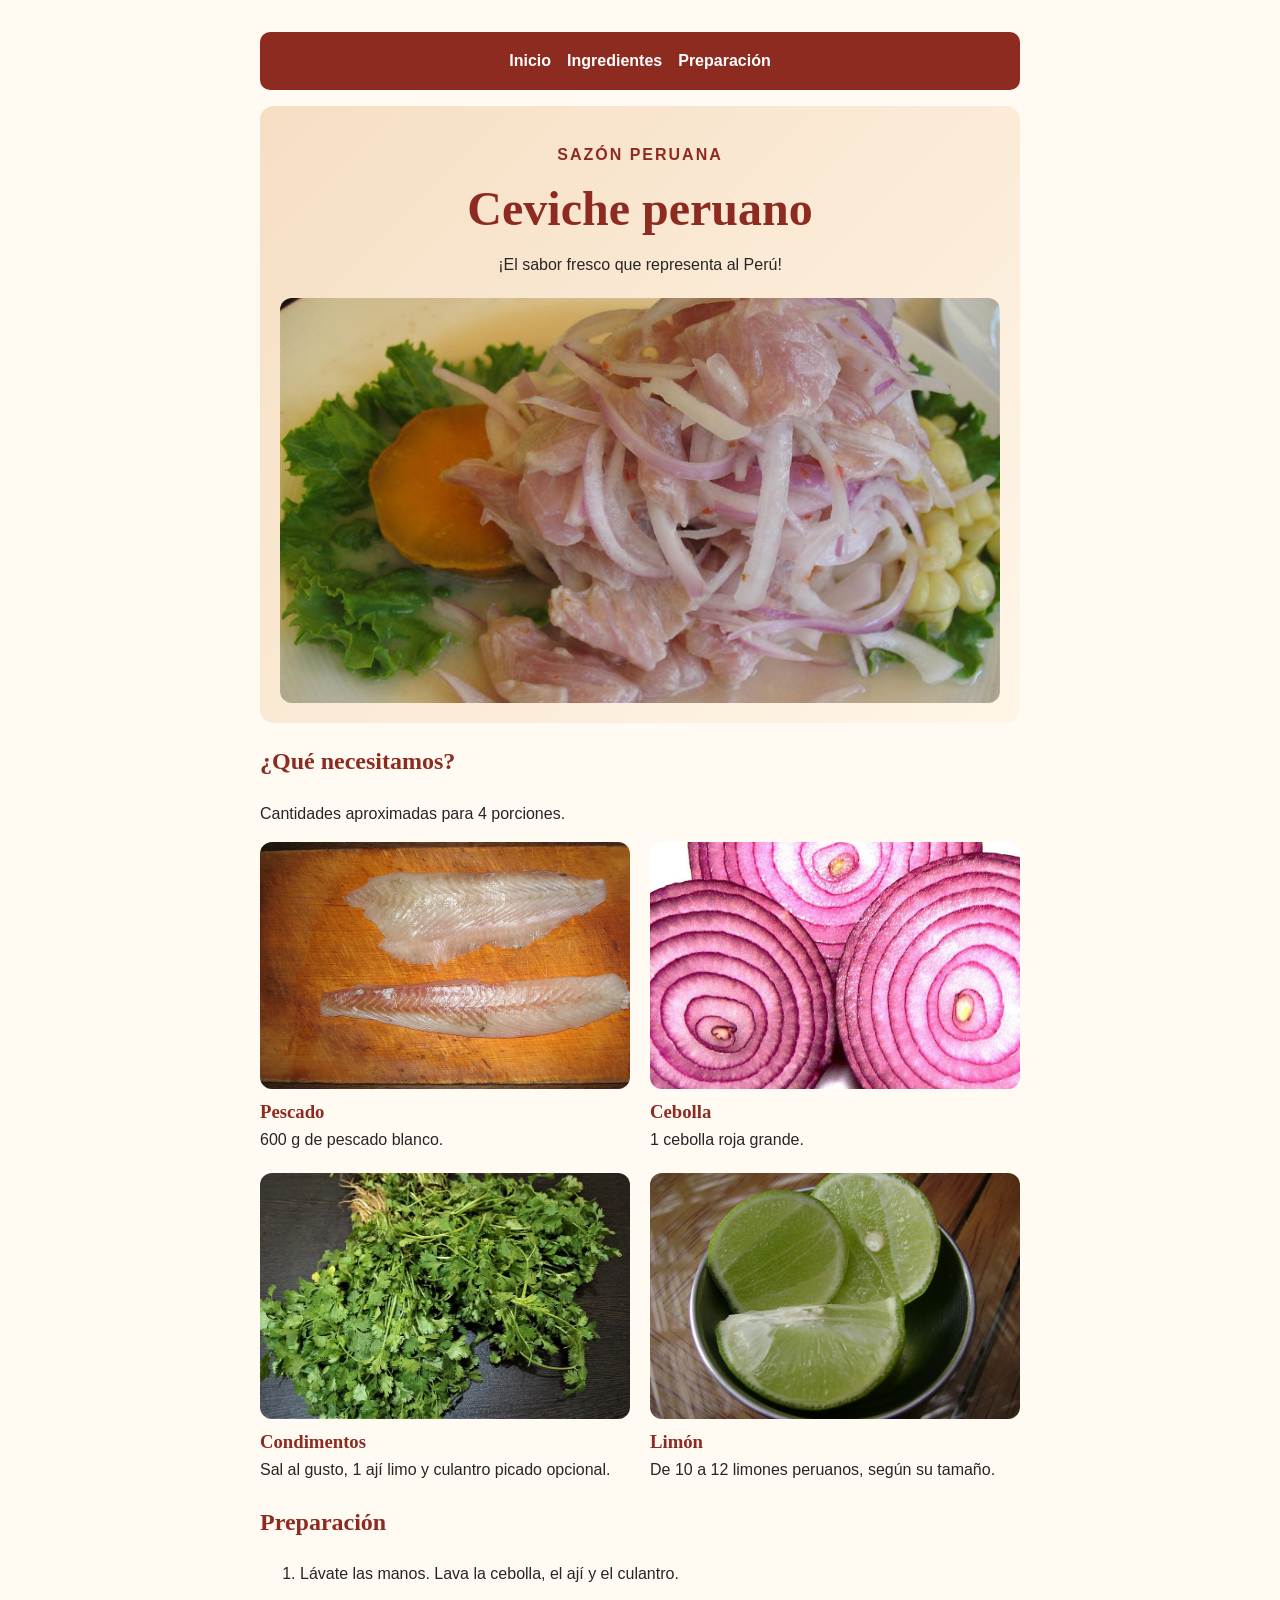
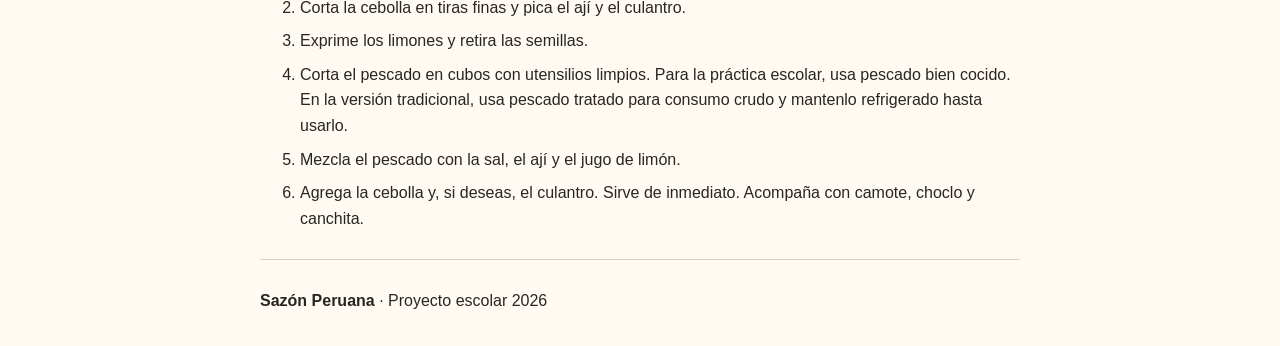
<file: completed-examples/index.html>
<!doctype html>
<html lang="es-PE">
<head>
  <meta charset="UTF-8">
  <meta name="viewport" content="width=device-width, initial-scale=1">
  <title>Ceviche peruano | Sazón Peruana</title>
  <link rel="stylesheet" href="styles.css">
</head>
<body>
  <nav aria-label="Menú principal">
    <a href="#inicio">Inicio</a>
    <a href="#ingredientes">Ingredientes</a>
    <a href="#preparacion">Preparación</a>
  </nav>

  <header id="inicio">
    <p class="etiqueta">Sazón Peruana</p>
    <h1>Ceviche peruano</h1>
    <p>¡El sabor fresco que representa al Perú!</p>
    <img src="../starter-files/ceviche-portada.jpg"
         alt="Plato de ceviche peruano de pescado con cebolla roja">
  </header>

  <main>
    <section id="ingredientes">
      <h2>¿Qué necesitamos?</h2>
      <p>Cantidades aproximadas para 4 porciones.</p>

      <ul class="ingredientes">
        <li>
          <img src="../starter-files/pescado.jpg"
               alt="Dos filetes de pescado blanco sobre una tabla">
          <h3>Pescado</h3>
          <p>600 g de pescado blanco.</p>
        </li>
        <li>
          <img src="../starter-files/cebolla.jpg"
               alt="Cebolla roja cortada en láminas">
          <h3>Cebolla</h3>
          <p>1 cebolla roja grande.</p>
        </li>
        <li>
          <img src="../starter-files/condimentos.jpg"
               alt="Manojos de culantro fresco">
          <h3>Condimentos</h3>
          <p>Sal al gusto, 1 ají limo y culantro picado opcional.</p>
        </li>
        <li>
          <img src="../starter-files/limon.jpg"
               alt="Limones verdes cortados">
          <h3>Limón</h3>
          <p>De 10 a 12 limones peruanos, según su tamaño.</p>
        </li>
      </ul>
    </section>

    <section id="preparacion">
      <h2>Preparación</h2>
      <ol>
        <li>Lávate las manos. Lava la cebolla, el ají y el culantro.</li>
        <li>Corta la cebolla en tiras finas y pica el ají y el culantro.</li>
        <li>Exprime los limones y retira las semillas.</li>
        <li>
          Corta el pescado en cubos con utensilios limpios. Para la práctica
          escolar, usa pescado bien cocido. En la versión tradicional, usa
          pescado tratado para consumo crudo y mantenlo refrigerado hasta usarlo.
        </li>
        <li>Mezcla el pescado con la sal, el ají y el jugo de limón.</li>
        <li>
          Agrega la cebolla y, si deseas, el culantro. Sirve de inmediato.
          Acompaña con camote, choclo y canchita.
        </li>
      </ol>
    </section>
  </main>

  <footer>
    <p><strong>Sazón Peruana</strong> · Proyecto escolar 2026</p>
  </footer>
</body>
</html>
</file>
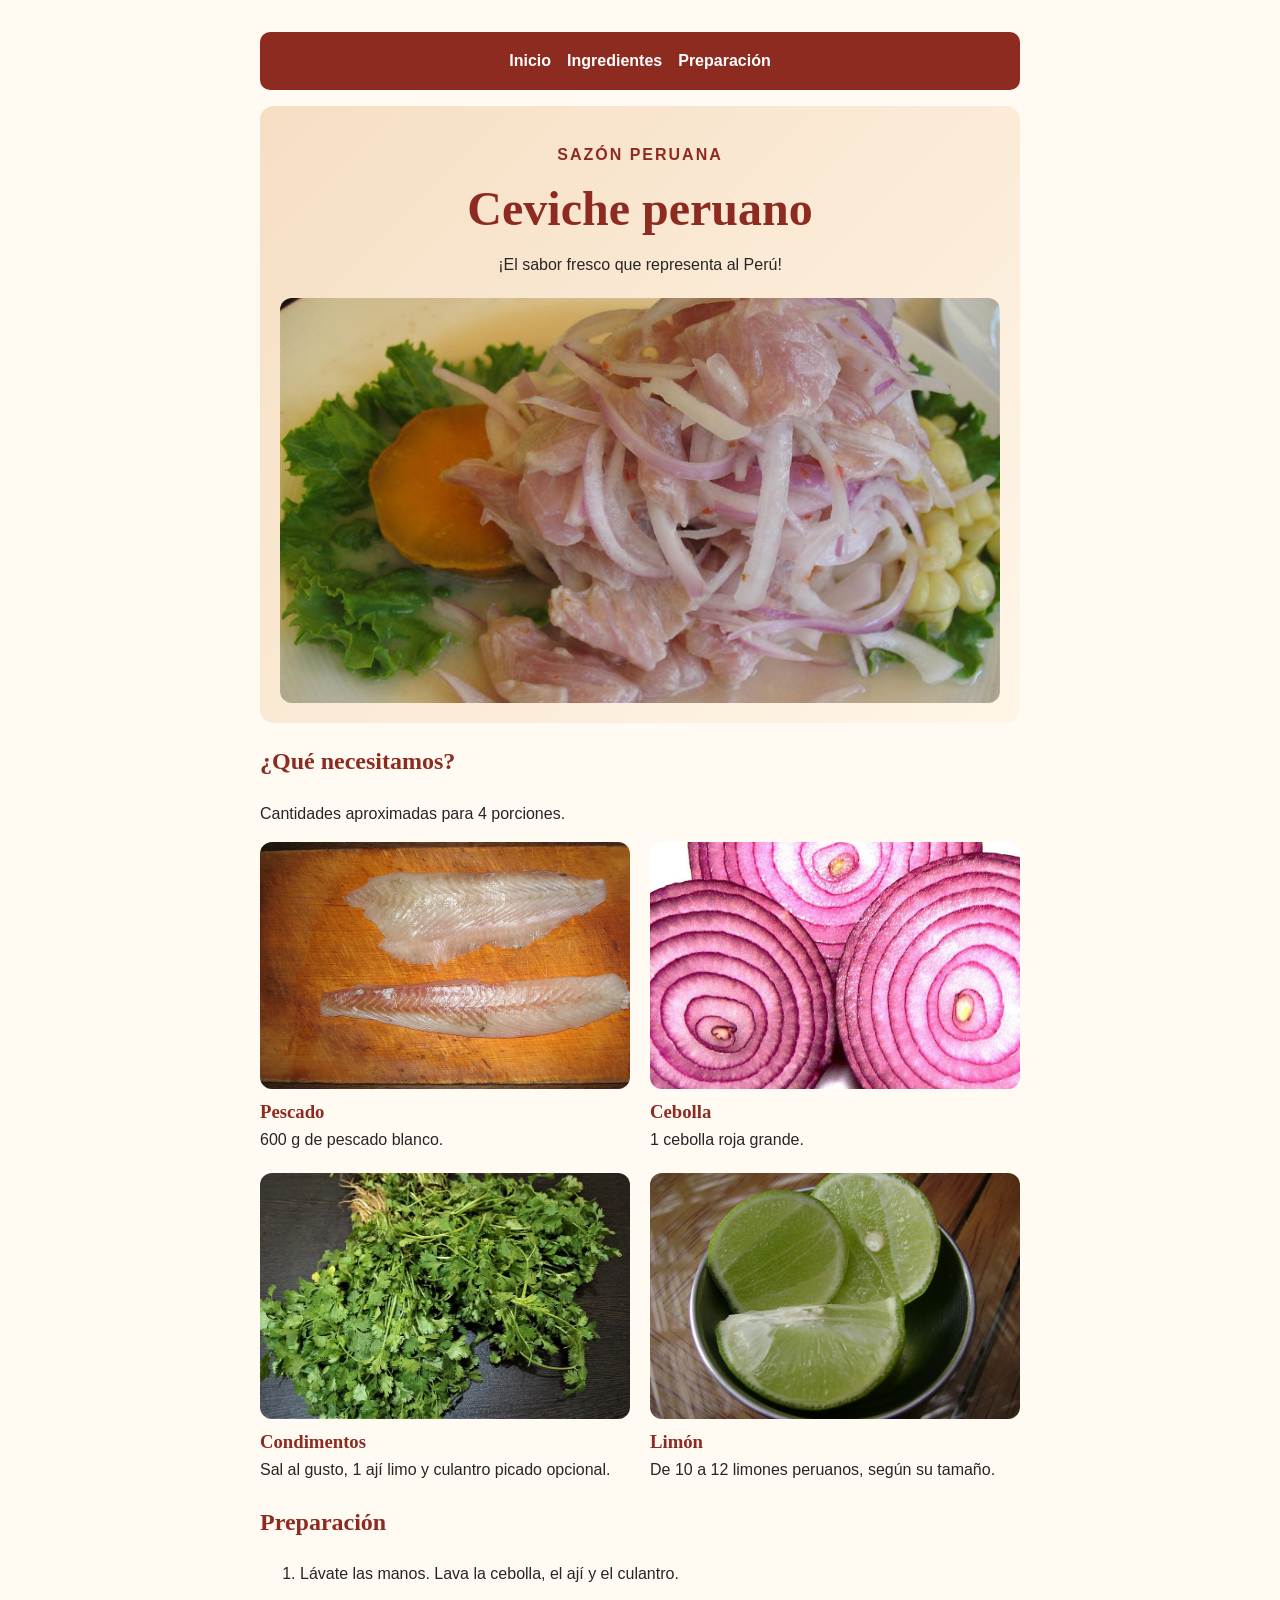
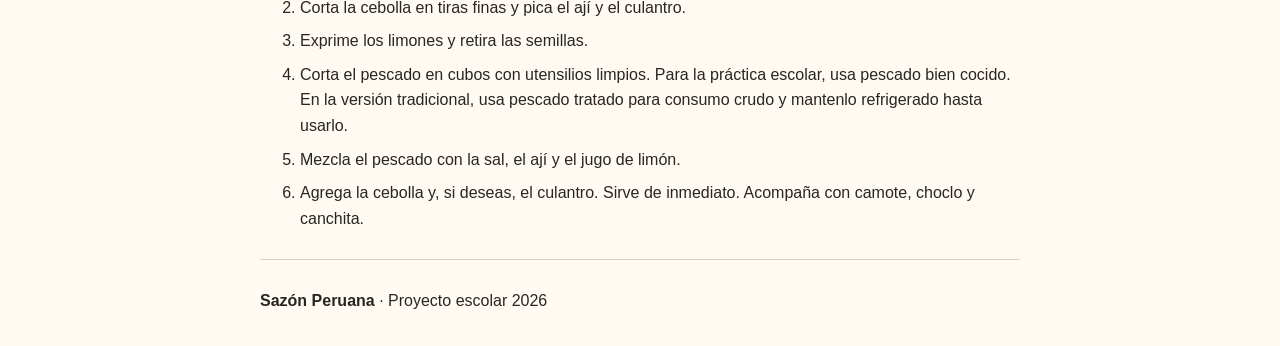
<file: completed-examples/FinalProject/index.html>
<!doctype html>
<html lang="es-PE">
<head>
  <meta charset="UTF-8">
  <meta name="viewport" content="width=device-width, initial-scale=1">
  <title>Ceviche peruano | Sazón Peruana</title>
  <link rel="stylesheet" href="styles.css">
</head>
<body>
  <nav aria-label="Menú principal">
    <a href="#inicio">Inicio</a>
    <a href="#ingredientes">Ingredientes</a>
    <a href="#preparacion">Preparación</a>
  </nav>

  <header id="inicio">
    <p class="etiqueta">Sazón Peruana</p>
    <h1>Ceviche peruano</h1>
    <p>¡El sabor fresco que representa al Perú!</p>
    <img src="../../starter-files/FinalProject/ceviche-portada.jpg"
         alt="Plato de ceviche peruano de pescado con cebolla roja">
  </header>

  <main>
    <section id="ingredientes">
      <h2>¿Qué necesitamos?</h2>
      <p>Cantidades aproximadas para 4 porciones.</p>

      <ul class="ingredientes">
        <li>
          <img src="../../starter-files/FinalProject/pescado.jpg"
               alt="Dos filetes de pescado blanco sobre una tabla">
          <h3>Pescado</h3>
          <p>600 g de pescado blanco.</p>
        </li>
        <li>
          <img src="../../starter-files/FinalProject/cebolla.jpg"
               alt="Cebolla roja cortada en láminas">
          <h3>Cebolla</h3>
          <p>1 cebolla roja grande.</p>
        </li>
        <li>
          <img src="../../starter-files/FinalProject/condimentos.jpg"
               alt="Manojos de culantro fresco">
          <h3>Condimentos</h3>
          <p>Sal al gusto, 1 ají limo y culantro picado opcional.</p>
        </li>
        <li>
          <img src="../../starter-files/FinalProject/limon.jpg"
               alt="Limones verdes cortados">
          <h3>Limón</h3>
          <p>De 10 a 12 limones peruanos, según su tamaño.</p>
        </li>
      </ul>
    </section>

    <section id="preparacion">
      <h2>Preparación</h2>
      <ol>
        <li>Lávate las manos. Lava la cebolla, el ají y el culantro.</li>
        <li>Corta la cebolla en tiras finas y pica el ají y el culantro.</li>
        <li>Exprime los limones y retira las semillas.</li>
        <li>
          Corta el pescado en cubos con utensilios limpios. Para la práctica
          escolar, usa pescado bien cocido. En la versión tradicional, usa
          pescado tratado para consumo crudo y mantenlo refrigerado hasta usarlo.
        </li>
        <li>Mezcla el pescado con la sal, el ají y el jugo de limón.</li>
        <li>
          Agrega la cebolla y, si deseas, el culantro. Sirve de inmediato.
          Acompaña con camote, choclo y canchita.
        </li>
      </ol>
    </section>
  </main>

  <footer>
    <p><strong>Sazón Peruana</strong> · Proyecto escolar 2026</p>
  </footer>
</body>
</html>
</file>
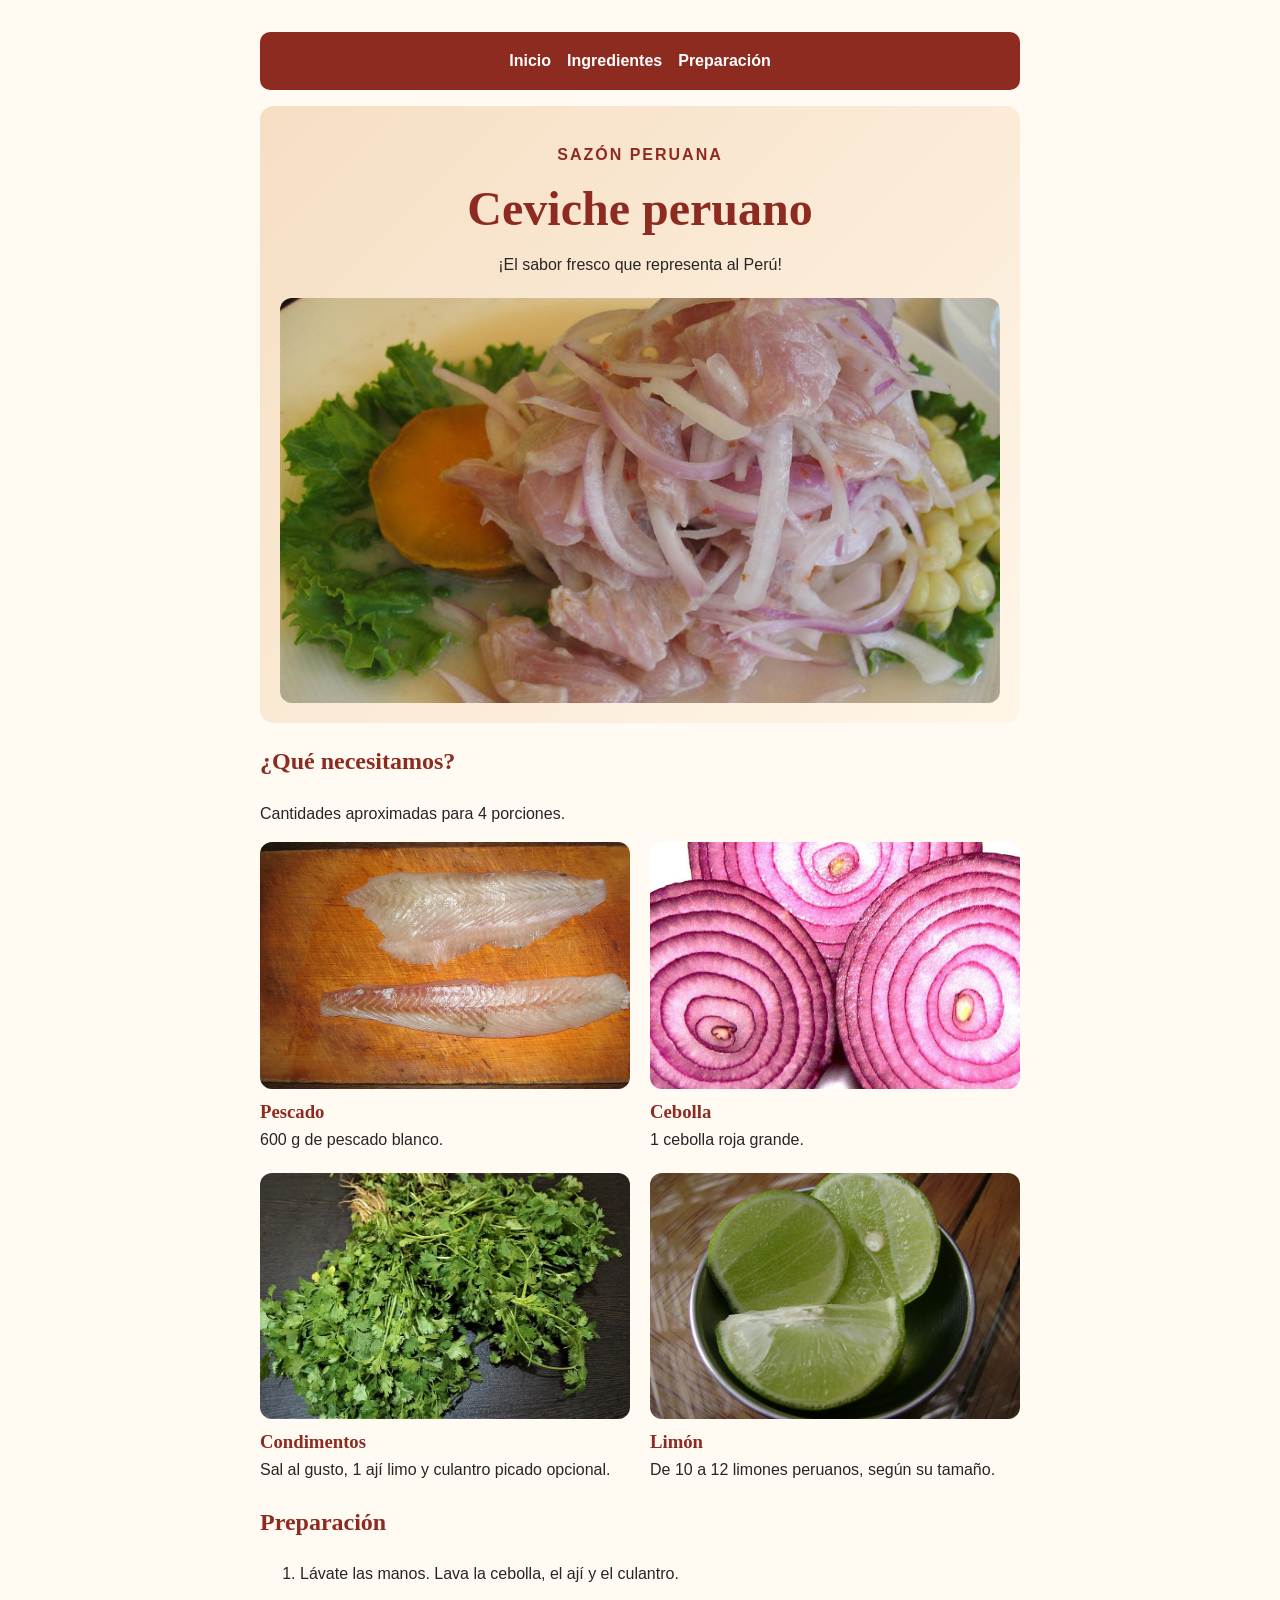
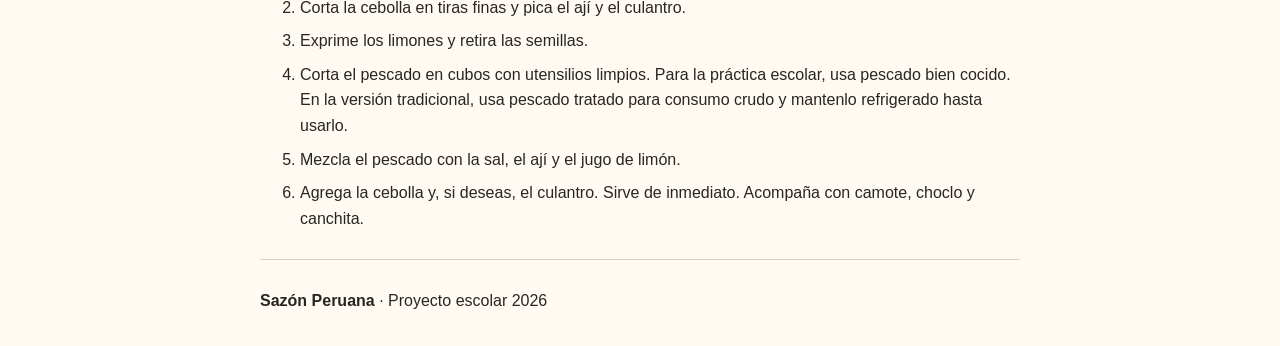
<file: completed-examples/Lesson 5/index.html>
<!doctype html>
<html lang="es-PE">
<head>
  <meta charset="UTF-8">
  <meta name="viewport" content="width=device-width, initial-scale=1">
  <title>Ceviche peruano | Sazón Peruana</title>
  <link rel="stylesheet" href="styles.css">
</head>
<body>
  <nav aria-label="Menú principal">
    <a href="#inicio">Inicio</a>
    <a href="#ingredientes">Ingredientes</a>
    <a href="#preparacion">Preparación</a>
  </nav>

  <header id="inicio">
    <p class="etiqueta">Sazón Peruana</p>
    <h1>Ceviche peruano</h1>
    <p>¡El sabor fresco que representa al Perú!</p>
    <img src="../../starter-files/Lesson%205/ceviche-portada.jpg"
         alt="Plato de ceviche peruano de pescado con cebolla roja">
  </header>

  <main>
    <section id="ingredientes">
      <h2>¿Qué necesitamos?</h2>
      <p>Cantidades aproximadas para 4 porciones.</p>

      <ul class="ingredientes">
        <li>
          <img src="../../starter-files/Lesson%205/pescado.jpg"
               alt="Dos filetes de pescado blanco sobre una tabla">
          <h3>Pescado</h3>
          <p>600 g de pescado blanco.</p>
        </li>
        <li>
          <img src="../../starter-files/Lesson%205/cebolla.jpg"
               alt="Cebolla roja cortada en láminas">
          <h3>Cebolla</h3>
          <p>1 cebolla roja grande.</p>
        </li>
        <li>
          <img src="../../starter-files/Lesson%205/condimentos.jpg"
               alt="Manojos de culantro fresco">
          <h3>Condimentos</h3>
          <p>Sal al gusto, 1 ají limo y culantro picado opcional.</p>
        </li>
        <li>
          <img src="../../starter-files/Lesson%205/limon.jpg"
               alt="Limones verdes cortados">
          <h3>Limón</h3>
          <p>De 10 a 12 limones peruanos, según su tamaño.</p>
        </li>
      </ul>
    </section>

    <section id="preparacion">
      <h2>Preparación</h2>
      <ol>
        <li>Lávate las manos. Lava la cebolla, el ají y el culantro.</li>
        <li>Corta la cebolla en tiras finas y pica el ají y el culantro.</li>
        <li>Exprime los limones y retira las semillas.</li>
        <li>
          Corta el pescado en cubos con utensilios limpios. Para la práctica
          escolar, usa pescado bien cocido. En la versión tradicional, usa
          pescado tratado para consumo crudo y mantenlo refrigerado hasta usarlo.
        </li>
        <li>Mezcla el pescado con la sal, el ají y el jugo de limón.</li>
        <li>
          Agrega la cebolla y, si deseas, el culantro. Sirve de inmediato.
          Acompaña con camote, choclo y canchita.
        </li>
      </ol>
    </section>
  </main>

  <footer>
    <p><strong>Sazón Peruana</strong> · Proyecto escolar 2026</p>
  </footer>
</body>
</html>
</file>
<file: completed-examples/styles.css>
/* Colores, letra y ancho de la página */
body {
  max-width: 760px;
  margin: 32px auto;
  padding: 0 20px;
  background-color: #fffaf2;
  color: #292524;
  font-family: Arial, sans-serif;
  line-height: 1.6;
}

h1,
h2,
h3 {
  color: #8e2b21;
  font-family: Georgia, serif;
}

/* Menú principal */
nav {
  display: flex;
  flex-wrap: wrap;
  justify-content: center;
  gap: 4px;
  margin-bottom: 16px;
  padding: 8px;
  background-color: #8e2b21;
  border-radius: 10px;
}

nav a {
  padding: 8px 6px;
  border-radius: 6px;
  color: white;
  font-weight: bold;
  text-decoration: none;
}

nav a:hover,
nav a:focus-visible {
  background-color: #a83b2f;
}

nav a:focus-visible {
  outline: 2px solid white;
}

/* Portada con un degradado cálido */
header {
  padding: 20px;
  background: linear-gradient(135deg, #f6dec3, #fff6e8);
  border-radius: 14px;
  text-align: center;
}

header h1 {
  margin: 8px 0;
  font-size: 3rem;
  line-height: 1.1;
}

.etiqueta {
  color: #8e2b21;
  font-weight: bold;
  letter-spacing: 2px;
  text-transform: uppercase;
}

/* Fotos */
img {
  display: block;
  width: 100%;
  height: auto;
  border-radius: 12px;
}

header img {
  margin: 20px 0 0;
  aspect-ratio: 16 / 9;
  object-fit: cover;
}

/* Fichas de ingredientes en dos columnas */
.ingredientes {
  display: grid;
  grid-template-columns: repeat(2, minmax(0, 1fr));
  gap: 20px;
  padding: 0;
  list-style: none;
}

.ingredientes img {
  aspect-ratio: 3 / 2;
  object-fit: cover;
}

.ingredientes h3 {
  margin: 8px 0 0;
}

.ingredientes p {
  margin: 0;
}

/* Preparación y pie de página */
ol li {
  margin-bottom: 8px;
}

footer {
  margin-top: 28px;
  padding-top: 12px;
  border-top: 1px solid #d8cec1;
}
</file>
<file: completed-examples/FinalProject/styles.css>
/* Colores, letra y ancho de la página */
body {
  max-width: 760px;
  margin: 32px auto;
  padding: 0 20px;
  background-color: #fffaf2;
  color: #292524;
  font-family: Arial, sans-serif;
  line-height: 1.6;
}

h1,
h2,
h3 {
  color: #8e2b21;
  font-family: Georgia, serif;
}

/* Menú principal */
nav {
  display: flex;
  flex-wrap: wrap;
  justify-content: center;
  gap: 4px;
  margin-bottom: 16px;
  padding: 8px;
  background-color: #8e2b21;
  border-radius: 10px;
}

nav a {
  padding: 8px 6px;
  border-radius: 6px;
  color: white;
  font-weight: bold;
  text-decoration: none;
}

nav a:hover,
nav a:focus-visible {
  background-color: #a83b2f;
}

nav a:focus-visible {
  outline: 2px solid white;
}

/* Portada con un degradado cálido */
header {
  padding: 20px;
  background: linear-gradient(135deg, #f6dec3, #fff6e8);
  border-radius: 14px;
  text-align: center;
}

header h1 {
  margin: 8px 0;
  font-size: 3rem;
  line-height: 1.1;
}

.etiqueta {
  color: #8e2b21;
  font-weight: bold;
  letter-spacing: 2px;
  text-transform: uppercase;
}

/* Fotos */
img {
  display: block;
  width: 100%;
  height: auto;
  border-radius: 12px;
}

header img {
  margin: 20px 0 0;
  aspect-ratio: 16 / 9;
  object-fit: cover;
}

/* Fichas de ingredientes en dos columnas */
.ingredientes {
  display: grid;
  grid-template-columns: repeat(2, minmax(0, 1fr));
  gap: 20px;
  padding: 0;
  list-style: none;
}

.ingredientes img {
  aspect-ratio: 3 / 2;
  object-fit: cover;
}

.ingredientes h3 {
  margin: 8px 0 0;
}

.ingredientes p {
  margin: 0;
}

/* Preparación y pie de página */
ol li {
  margin-bottom: 8px;
}

footer {
  margin-top: 28px;
  padding-top: 12px;
  border-top: 1px solid #d8cec1;
}
</file>
<file: completed-examples/Lesson 5/styles.css>
/* Colores, letra y ancho de la página */
body {
  max-width: 760px;
  margin: 32px auto;
  padding: 0 20px;
  background-color: #fffaf2;
  color: #292524;
  font-family: Arial, sans-serif;
  line-height: 1.6;
}

h1,
h2,
h3 {
  color: #8e2b21;
  font-family: Georgia, serif;
}

/* Menú principal */
nav {
  display: flex;
  flex-wrap: wrap;
  justify-content: center;
  gap: 4px;
  margin-bottom: 16px;
  padding: 8px;
  background-color: #8e2b21;
  border-radius: 10px;
}

nav a {
  padding: 8px 6px;
  border-radius: 6px;
  color: white;
  font-weight: bold;
  text-decoration: none;
}

nav a:hover,
nav a:focus-visible {
  background-color: #a83b2f;
}

nav a:focus-visible {
  outline: 2px solid white;
}

/* Portada con un degradado cálido */
header {
  padding: 20px;
  background: linear-gradient(135deg, #f6dec3, #fff6e8);
  border-radius: 14px;
  text-align: center;
}

header h1 {
  margin: 8px 0;
  font-size: 3rem;
  line-height: 1.1;
}

.etiqueta {
  color: #8e2b21;
  font-weight: bold;
  letter-spacing: 2px;
  text-transform: uppercase;
}

/* Fotos */
img {
  display: block;
  width: 100%;
  height: auto;
  border-radius: 12px;
}

header img {
  margin: 20px 0 0;
  aspect-ratio: 16 / 9;
  object-fit: cover;
}

/* Fichas de ingredientes en dos columnas */
.ingredientes {
  display: grid;
  grid-template-columns: repeat(2, minmax(0, 1fr));
  gap: 20px;
  padding: 0;
  list-style: none;
}

.ingredientes img {
  aspect-ratio: 3 / 2;
  object-fit: cover;
}

.ingredientes h3 {
  margin: 8px 0 0;
}

.ingredientes p {
  margin: 0;
}

/* Preparación y pie de página */
ol li {
  margin-bottom: 8px;
}

footer {
  margin-top: 28px;
  padding-top: 12px;
  border-top: 1px solid #d8cec1;
}
</file>
